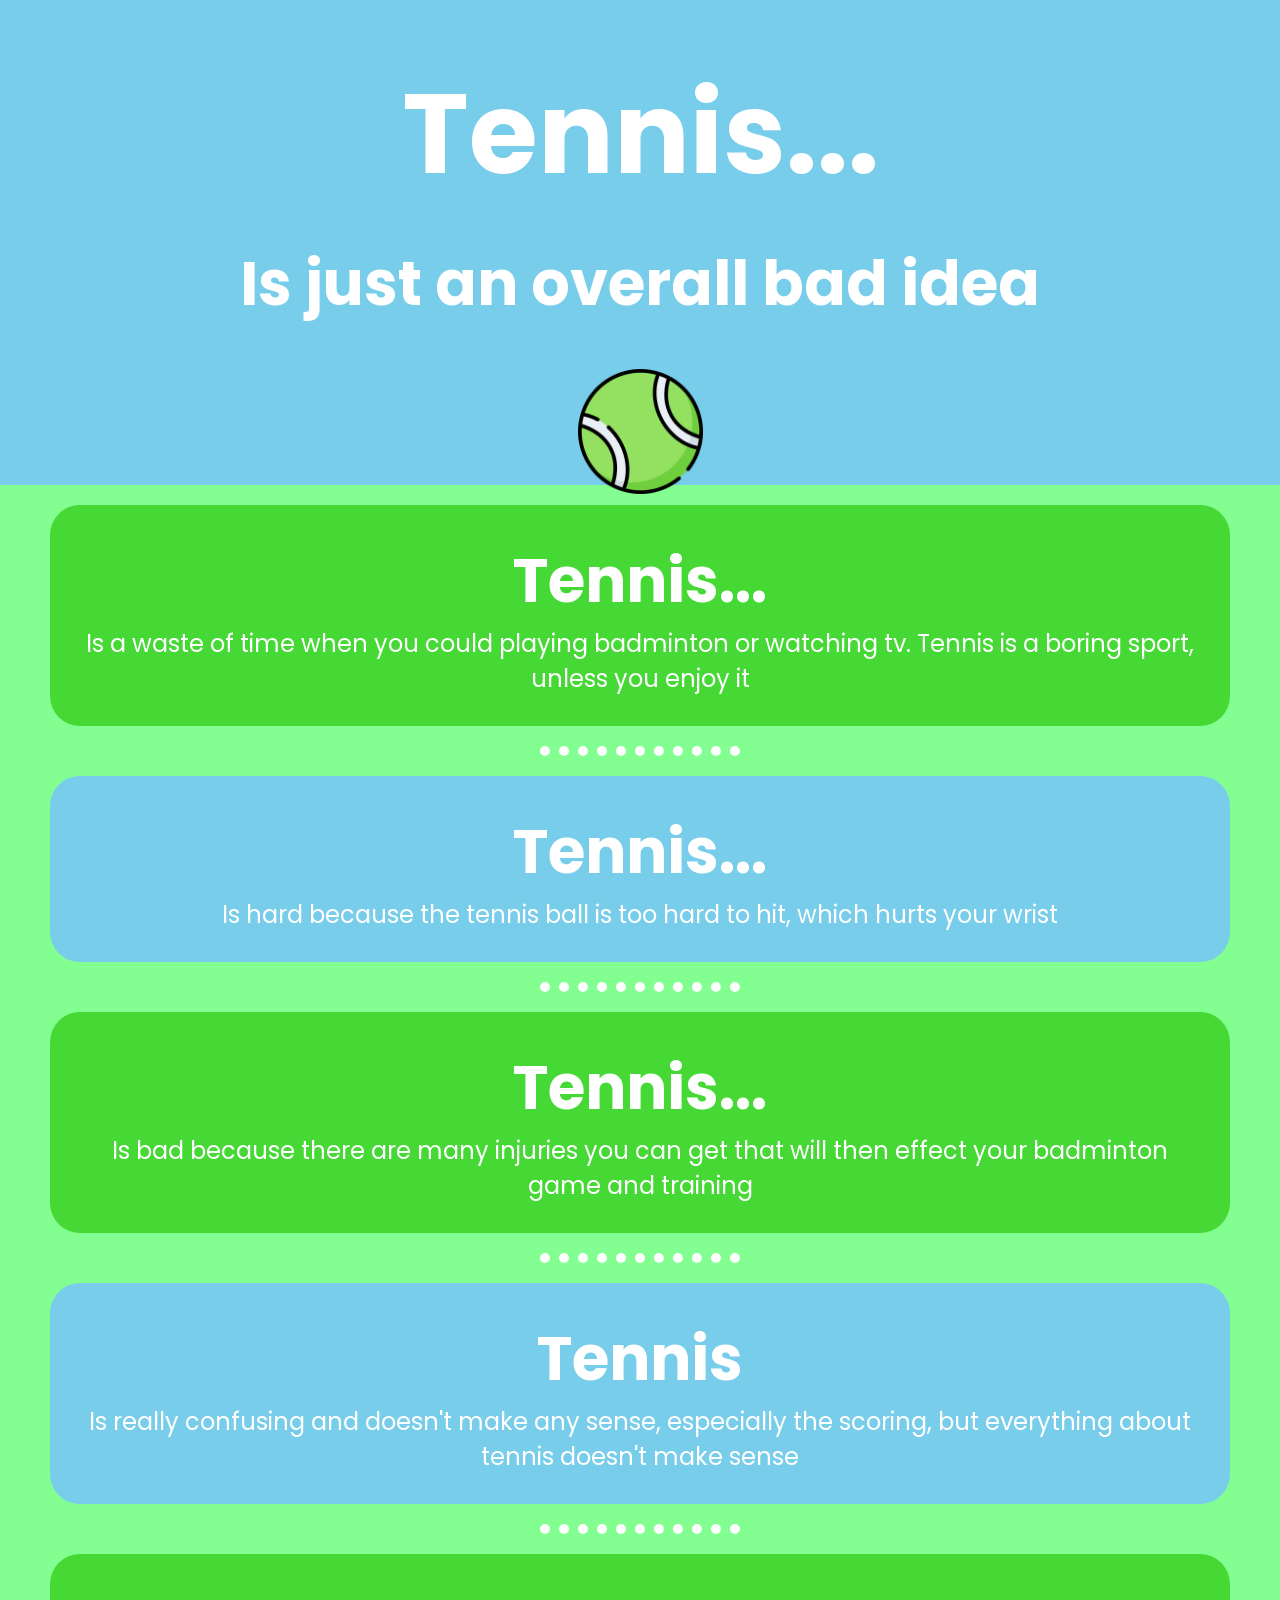
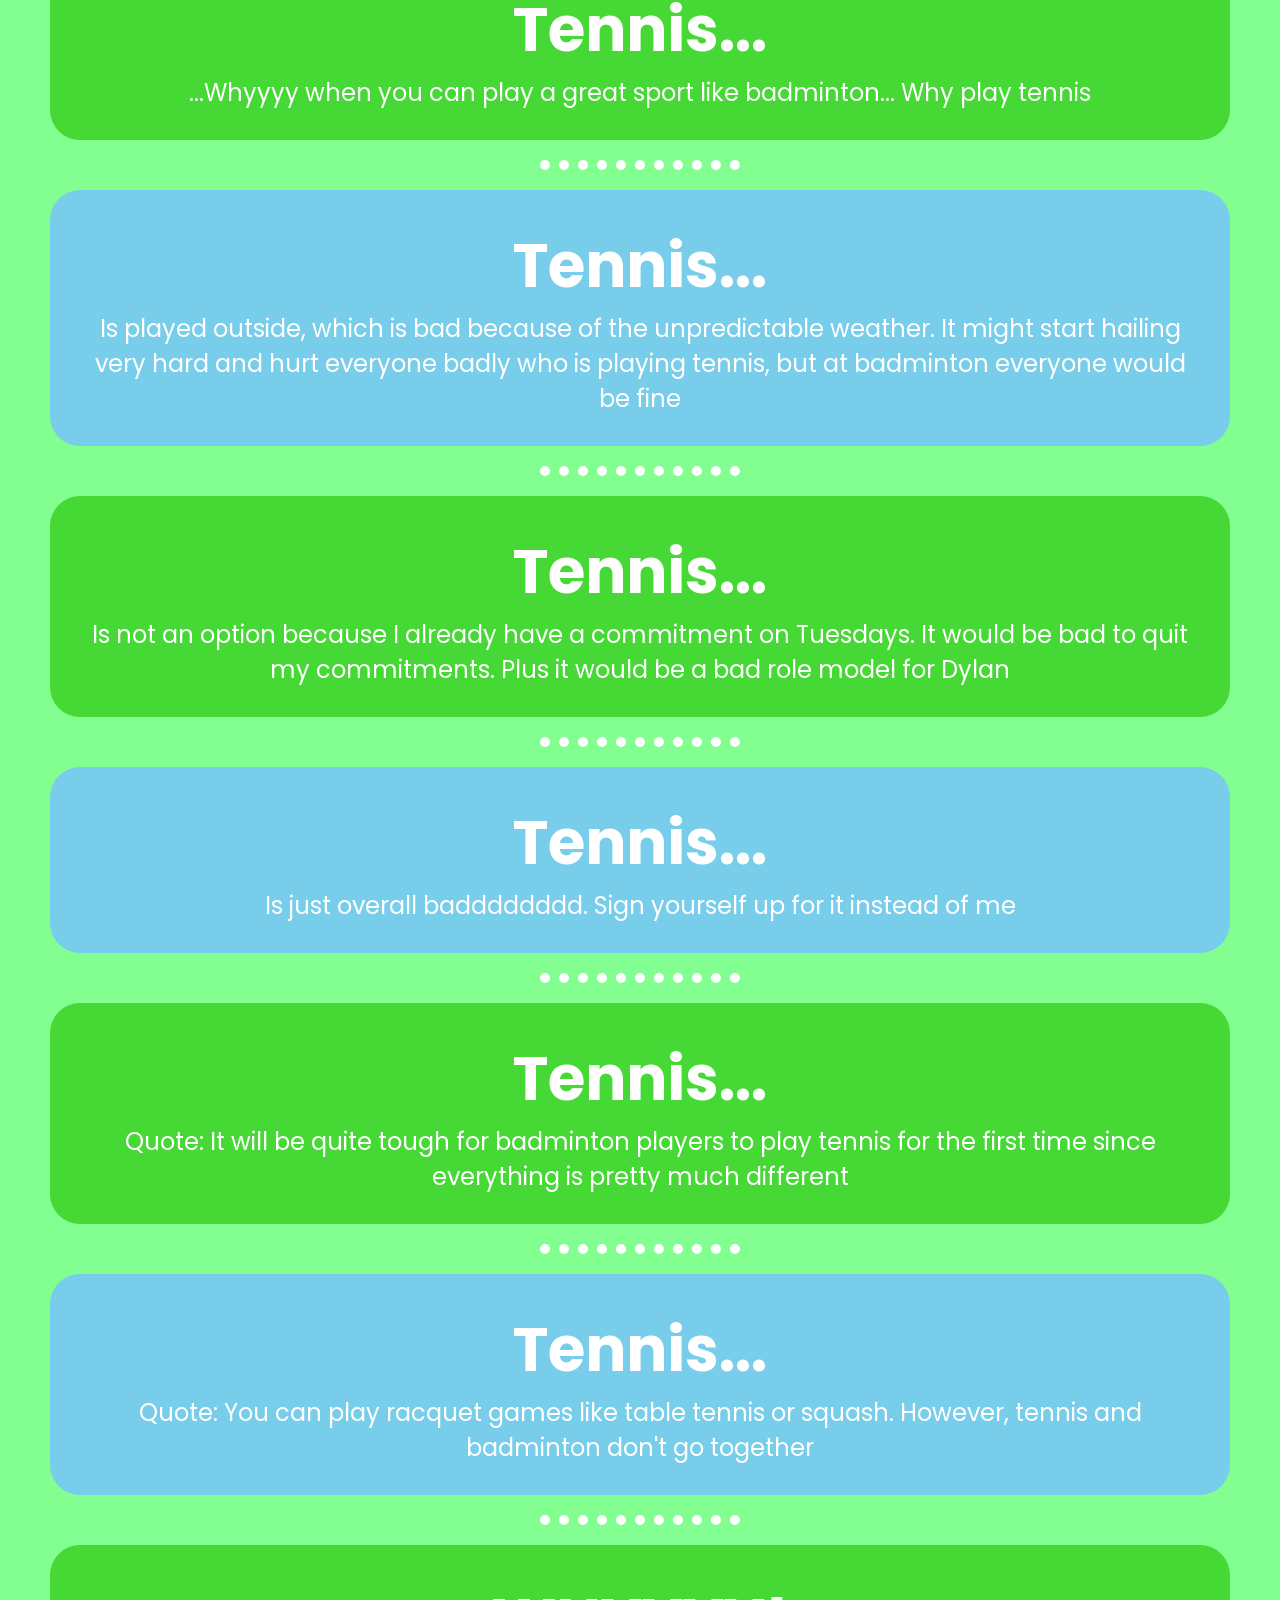
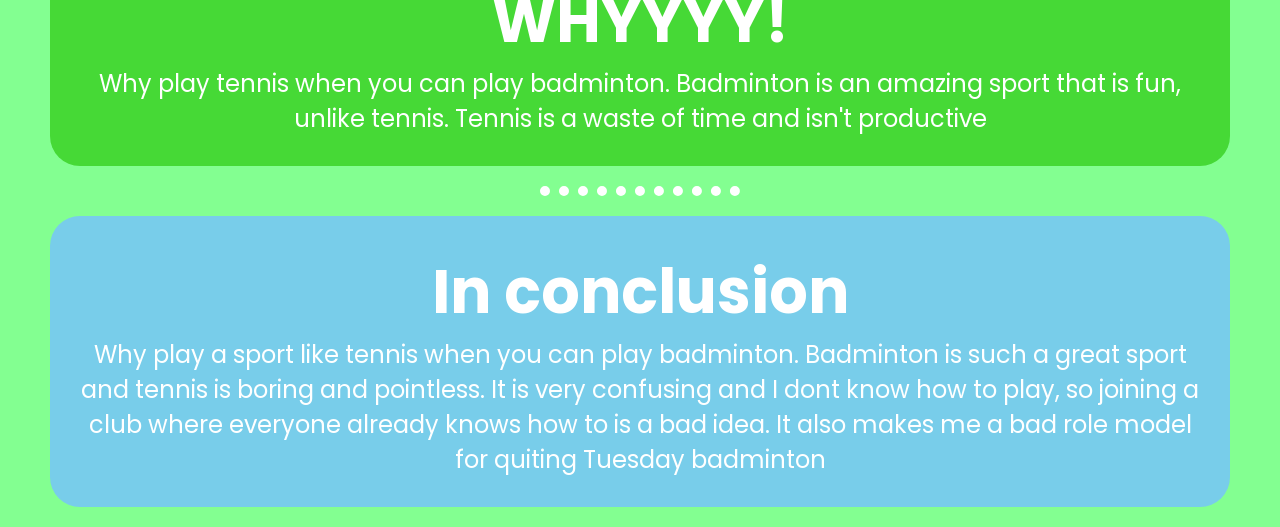
<file: index.html>
<!DOCTYPE html>
<html lang="en">
<head>
    <meta charset="UTF-8">
    <title>Why tennis is bad idea</title>
    <link rel="preconnect" href="https://fonts.googleapis.com">
<link rel="preconnect" href="https://fonts.gstatic.com" crossorigin>
<link href="https://fonts.googleapis.com/css2?family=Poppins:wght@500&display=swap" rel="stylesheet">
    <link rel="stylesheet" href="styles.css">
</head>
<body>
    <center>
    <div id="titleDiv">
        <h1>Tennis...</h1>
        <h2>Is just an overall bad idea</h2>
        <img class="titleImg"src="tennis.png" alt="tennis ball">
    </div>
    <div class="d2">
            <h2>Tennis...</h2>
            <p>Is a waste of time when you could playing badminton or watching tv. Tennis is a boring sport, unless you enjoy it</p>
    </div>
    <hr>
    <div class="d1">
        <h2>Tennis...</h2>
        <p>Is hard because the tennis ball is too hard to hit, which hurts your wrist</p>
    </div>
    <hr>
    <div class="d2">
        <h2>Tennis...</h2>
        <p>Is bad because there are many injuries you can get that will then effect your badminton game and training</p>
    </div>
    <hr>
    <div class="d1">
        <h2>Tennis</h2>
        <p>Is really confusing and doesn't make any sense, especially the scoring, but everything about tennis doesn't make sense</p>
    </div>
    <hr>
    <div class="d2">
        <h2>Tennis...</h2>
        <p>...Whyyyy when you can play a great sport like badminton... Why play tennis</p>
    </div>
    <hr>
    <div class="d1">
        <h2>Tennis...</h2>
        <p>Is played outside, which is bad because of the unpredictable weather. It might start hailing very hard and hurt everyone badly who is playing tennis, but at badminton everyone would be fine</p>
    </div>
    <hr>
    <div class="d2">
        <h2>Tennis...</h2>
        <p>Is not an option because I already have a commitment on Tuesdays. It would be bad to quit my commitments. Plus it would be a bad role model for Dylan</p>
    </div>
    <hr>
    <div class="d1">
        <h2>Tennis...</h2>
        <p>Is just overall badddddddd. Sign yourself up for it instead of me</p>
    </div>
    <hr>
    <div class="d2">
        <h2>Tennis...</h2>
        <p>Quote: It will be quite tough for badminton players to play tennis for the first time since everything is pretty much different</p>
    </div>
    <hr>
    <div class="d1">
        <h2>Tennis...</h2>
        <p>Quote: You can play racquet games like table tennis or squash. However, tennis and badminton don't go together</p>
    </div>
    <hr>
    <div class="d2">
        <h2>WHYYYY!</h2>
        <p>Why play tennis when you can play badminton. Badminton is an amazing sport that is fun, unlike tennis. Tennis is a waste of time and isn't productive</p>
    </div>
    <hr>
    <div class="d1">
        <h2>In conclusion </h2>
        <p>Why play a sport like tennis when you can play badminton. Badminton is such a great sport and tennis is boring and pointless. It is very confusing and I dont know how to play, so joining a club where everyone already knows how to is a bad idea. It also makes me a bad role model for quiting Tuesday badminton</p>
    </div>
    </center>
</body>
</html>
</file>
<file: styles.css>
html, * {
    margin: 0;
}
body {
    background-color: #2bff4395;
    font-family: 'Poppins', sans-serif;
}
h1 {
    font-size: 7rem;
    margin: 20px;
}
h2 {
    font-size: 3.8rem;
}
p {
    font-size: 1.5rem;
}
#titleDiv {
    padding: 30px;
    background-color: #78cdea;
    color: white;
    height: 425px;
    margin: 0 0 20px 0;
}
.d1 {
    padding: 30px;
    background-color: #78cdea;
    color: white;
    margin: 20px 50px;
    border-radius: 30px;
}
.d2 {
    padding: 30px;
    background-color: #46d936;
    color: white;
    margin: 20px 50px;
    border-radius: 30px;
}
hr {
    border-top: dotted;
    border-width: 10px 0 0 0;
    width: 200px;
    color: white;
}
.titleImg {
    width: 125px;
    height: 125px;
    margin: 40px;
}
</file>
